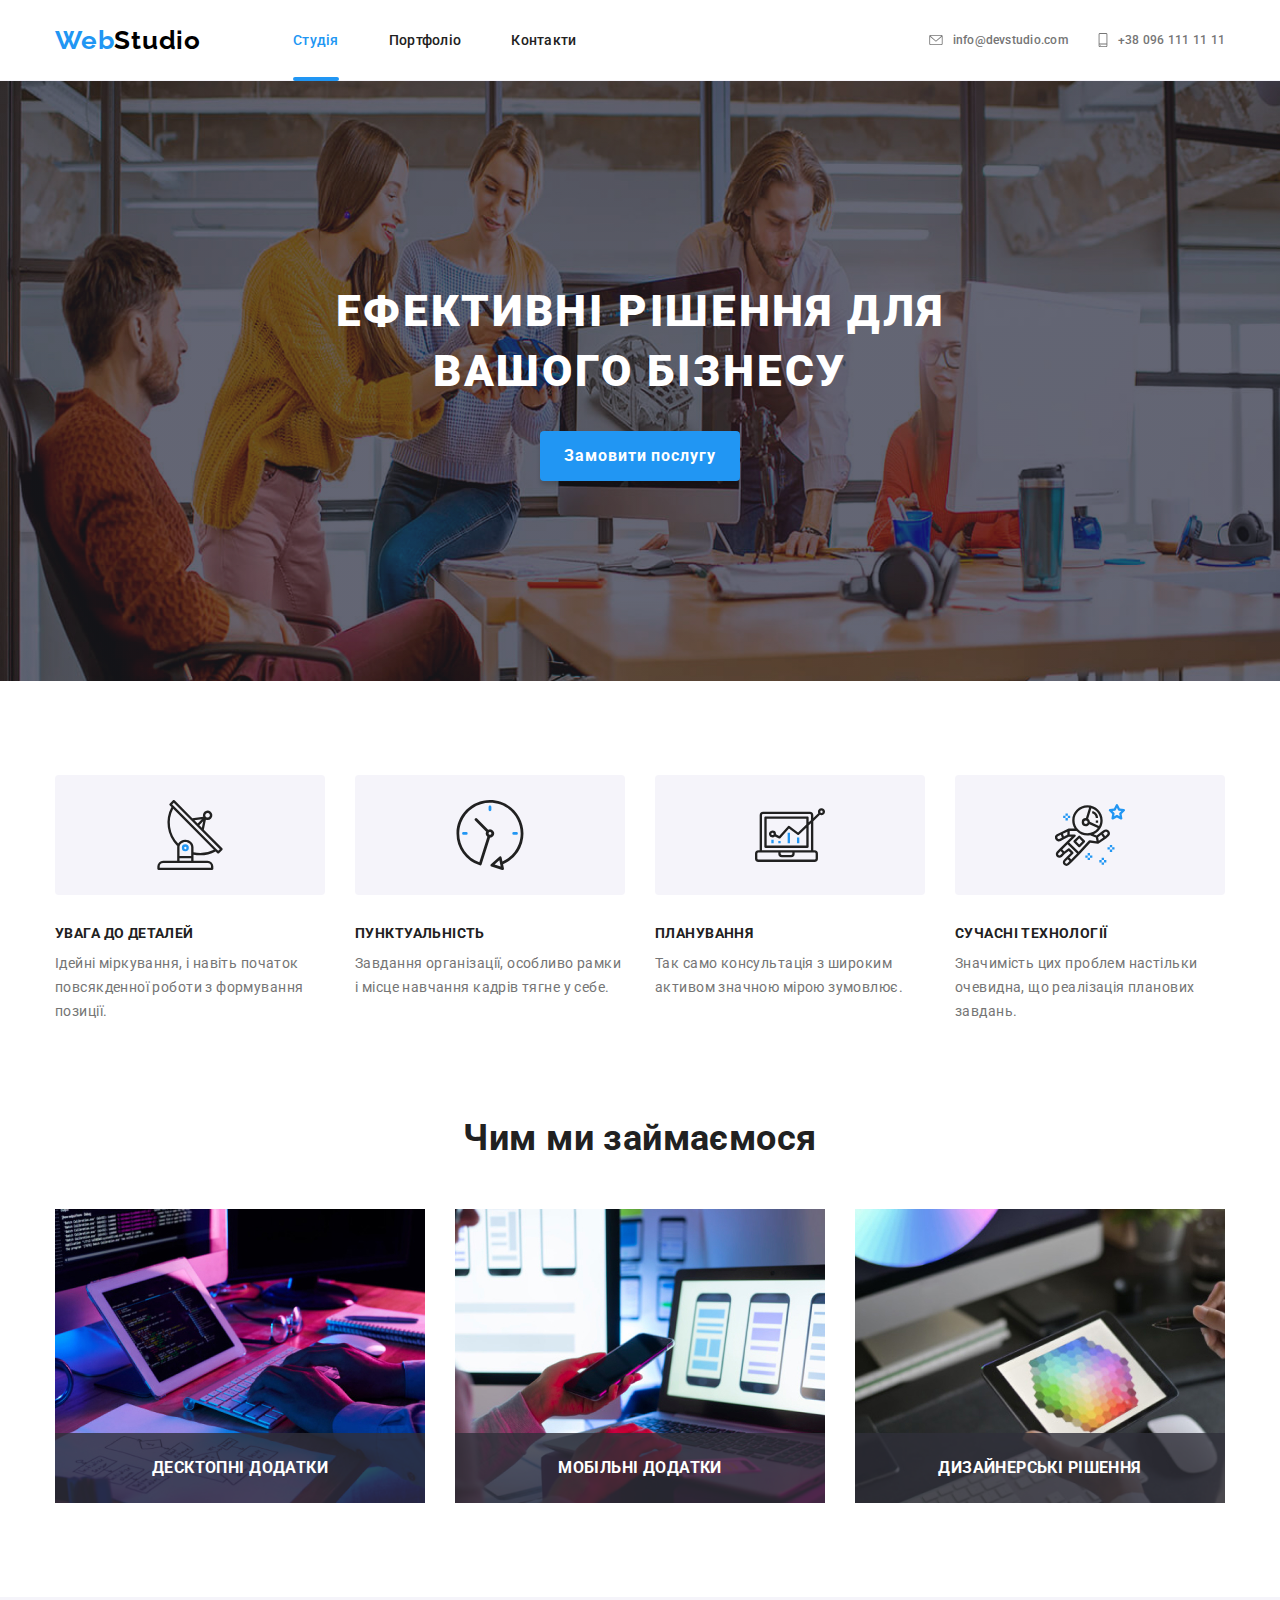
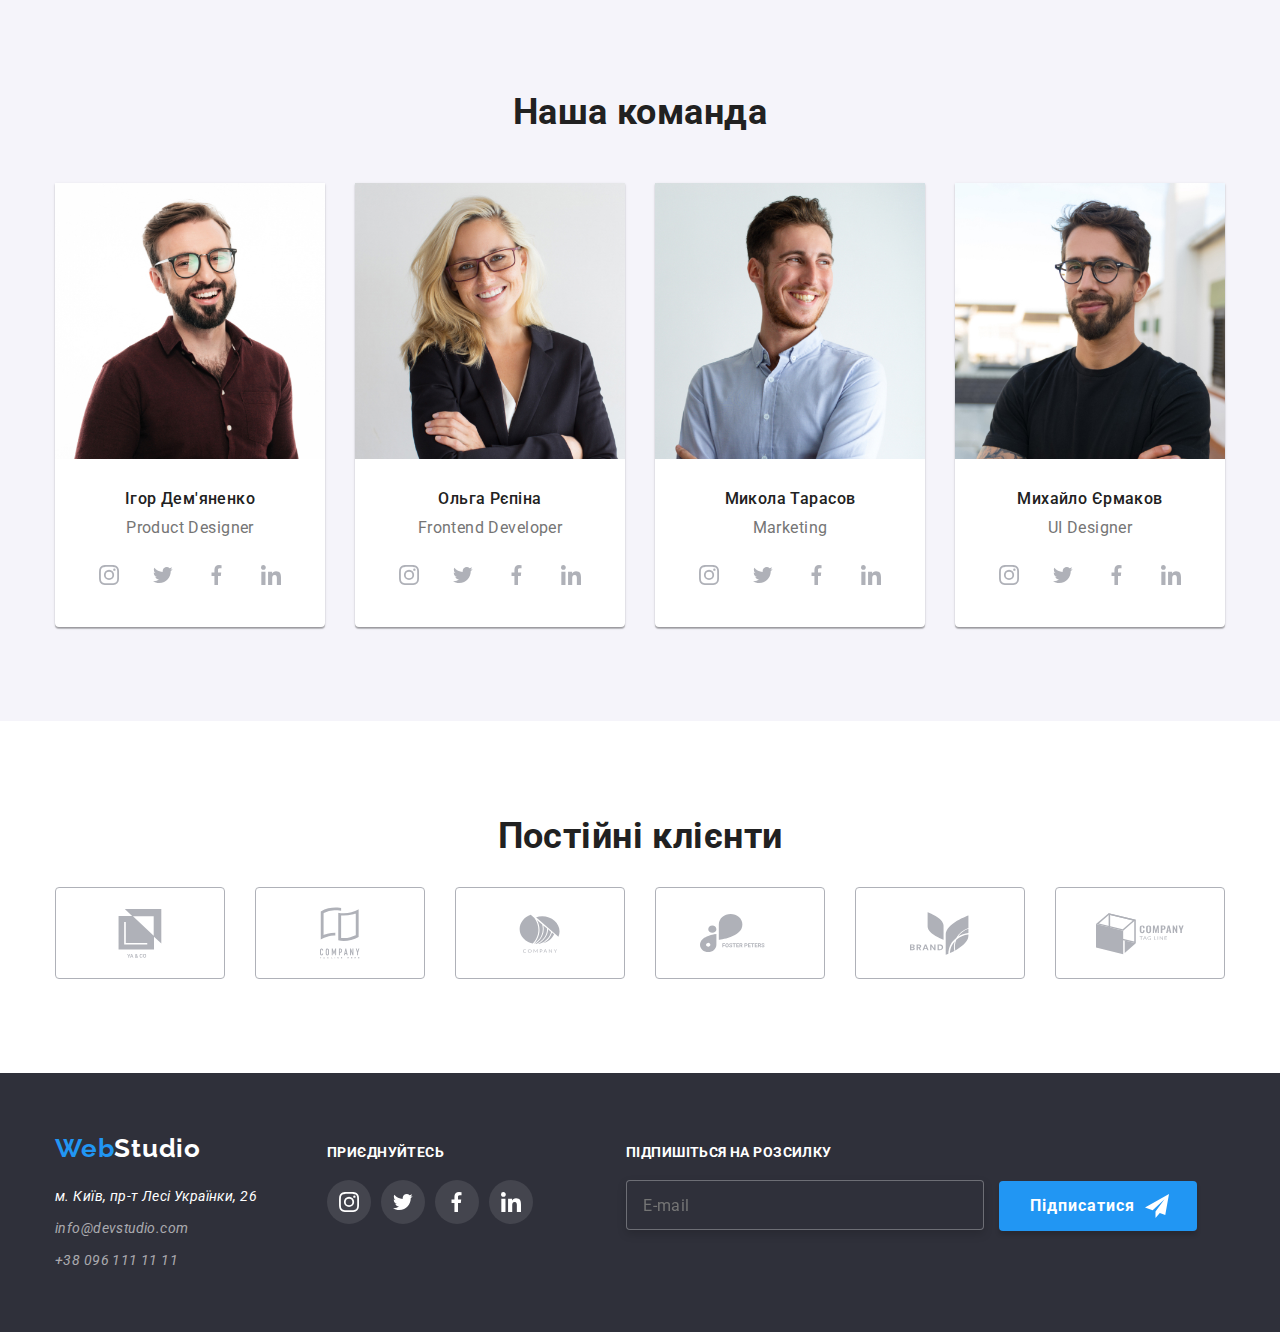
<file: index.html>
<!DOCTYPE html>
<html lang="uk">
  <head>
    <meta charset="UTF-8" />
    <meta http-equiv="X-UA-Compatible" content="IE=edge" />
    <meta name="viewport" content="width=device-width, initial-scale=1.0" />
    <link rel="preconnect" href="https://fonts.googleapis.com" />
    <link rel="preconnect" href="https://fonts.gstatic.com" crossorigin />
    <link
      href="https://fonts.googleapis.com/css2?family=Raleway:wght@700&family=Roboto:wght@400;500;700;900&display=swap"
      rel="stylesheet"
    />
    <link rel="stylesheet" href="./css/main.min.css" />
    <title>Фото студия</title>
  </head>
  <body>
    <header class="header">
      <div class="page-header section">
        <nav class="nav">
          <a class="logo link logo--margin-right" href="./index.html"
            >Web<span class="page-header__logo">Studio</span></a
          >
          <div
            class="menu-container menu-container--padding menu-container--flex"
            id="menu-container"
            data-menu
          >
            <ul
              class="navigation__list navigation__list--margin-bottom navigation__list--margin-right"
            >
              <li class="navigation__item navigation__item--margin-bottom">
                <a
                  class="navigation__link navigation__link--height this-page"
                  href="./index.html"
                  >Студія</a
                >
              </li>
              <li class="navigation__item navigation__item--margin-bottom">
                <a
                  class="navigation__link navigation__link--height"
                  href="./portfolio.html"
                  >Портфоліо</a
                >
              </li>
              <li class="navigation__item navigation__item--margin-bottom">
                <a class="navigation__link navigation__link--height" href=""
                  >Контакти</a
                >
              </li>
            </ul>
            <ul
              class="contacts__list contacts__list--margin-left contacts__list--margin-bottom-last"
            >
              <li
                class="contacts__item contacts__item--margin-bottom contacts__item--margin-right"
              >
                <a
                  class="contacts__link contacts__link--size-tel contacts__link--flex"
                  href="tel:+380961111111"
                >
                  <svg
                    width="10"
                    height="14"
                    class="contacts__icon contacts__icon--margin-right"
                  >
                    <use
                      href="./images/icons/sprite-icons.svg#smartphone"
                    ></use>
                  </svg>
                  +38 096 111 11 11</a
                >
              </li>
              <li
                class="contacts__item contacts__item--margin-bottom contacts__item--margin-right"
              >
                <a
                  class="contacts__link contacts__link--size-envelop contacts__link--flex"
                  href="mailto:info@devstudio.com"
                >
                  <svg
                    width="14"
                    height="10"
                    class="contacts__icon contacts__icon--margin-right"
                  >
                    <use href="./images/icons/sprite-icons.svg#envelope"></use>
                  </svg>
                  info@devstudio.com</a
                >
              </li>
            </ul>
            <ul class="page-header__social-links">
              <li class="page-header__social-links-item--margin-rigth">
                <a class="page-header__social-link" href="">Instagram</a>
              </li>
              <li class="page-header__social-links-item--margin-rigth">
                <a class="page-header__social-link" href="">Twitter</a>
              </li>
              <li class="page-header__social-links-item--margin-rigth">
                <a class="page-header__social-link" href="">Facebook</a>
              </li>
              <li class="page-header__social-links-item--margin-rigth">
                <a class="page-header__social-link" href="">LinkedIn</a>
              </li>
            </ul>
          </div>
          <button
            type="button"
            class="btn-menu btn-menu--margin"
            aria-controls="menu-container"
            aria-label="переключатель мобильного меню"
            aria-expanded="false"
            data-menu-button
          >
            <svg class="btn-menu__svg" width="40" height="40">
              <use
                class="icon-menu"
                href="./images/icons/sprite-icons.svg#menu"
              ></use>
              <use
                class="icon-cross"
                href="./images/icons/sprite-icons.svg#close"
              ></use>
            </svg>
          </button>
        </nav>
      </div>
    </header>
    <main>
      <!--Герой-->
      <section class="section-hero section-hero__bg">
        <div
          class="section-hero__wraper section-hero__wraper--padding section-hero__wraper--margin-bottom"
        >
          <h1 class="hero-section__title hero-section__title--margin">
            Ефективні рішення для вашого бізнесу
          </h1>
          <button class="btn btn__hero--padding" type="button" data-modal-open>
            Замовити послугу
          </button>
        </div>
      </section>
      <!--Наші особлиості-->
      <section class="section section--padding-top section--padding-bottom">
        <h2 class="section-special__title">Наші особливості</h2>
        <ul class="special special--flex special--gap">
          <li class="special__item special__item--margin-bottom">
            <div
              class="special__bg--cl special__bg--img special__bg--img-antenna special__bg--margin-bottom"
            ></div>
            <h3 class="special__title special__title--margin-bottom">
              УВАГА ДО ДЕТАЛЕЙ
            </h3>
            <p class="special__txt">
              Ідейні міркування, і навіть початок повсякденної роботи з
              формування позиції.
            </p>
          </li>
          <li class="special__item special__item--margin-bottom">
            <div
              class="special__bg--cl special__bg--img special__bg--img-clock special__bg--margin-bottom"
            ></div>
            <h3 class="special__title special__title--margin-bottom">
              ПУНКТУАЛЬНІСТЬ
            </h3>
            <p class="special__txt">
              Завдання організації, особливо рамки і місце навчання кадрів тягне
              у себе.
            </p>
          </li>
          <li class="special__item special__item--margin-bottom">
            <div
              class="special__bg--cl special__bg--img special__bg--img-diagram special__bg--margin-bottom"
            ></div>
            <h3 class="special__title special__title--margin-bottom">
              ПЛАНУВАННЯ
            </h3>
            <p class="special__txt">
              Так само консультація з широким активом значною мірою зумовлює.
            </p>
          </li>
          <li class="special__item special__item--margin-bottom">
            <div
              class="special__bg--cl special__bg--img special__bg--img-astronaut special__bg--margin-bottom"
            ></div>
            <h3 class="special__title special__title--margin-bottom">
              СУЧАСНІ ТЕХНОЛОГІЇ
            </h3>
            <p class="special__txt">
              Значимість цих проблем настільки очевидна, що реалізація планових
              завдань.
            </p>
          </li>
        </ul>
      </section>
      <!--Чим ми займаємось-->
      <section class="section section--padding-bottom wwd">
        <h2 class="wwd__title wwd__title--margin-bottom">Чим ми займаємося</h2>
        <ul class="wd__list">
          <li class="wd__item--position">
            <img
              class="wd__img"
              src="./images/what-we-do/img-370@1x.jpg"
              alt="людина працює на ноутбуці"
              srcset="
                ./images/what-we-do/img-370@1x.jpg 1x,
                ./images/what-we-do/img-370@2x.jpg 2x,
                ./images/what-we-do/img-370@3x.jpg 3x
              "
            />
            <h3 class="wd__title wd__title--position wd__title--box">
              Десктопні додатки
            </h3>
          </li>
          <li class="wd__item--position">
            <img
              class="wd__img"
              src="./images/what-we-do/img-1-370@1x.jpg"
              alt="жінка працює за телеофном"
              srcset="
                ./images/what-we-do/img-1-370@1x.jpg 1x,
                ./images/what-we-do/img-1-370@2x.jpg 2x,
                ./images/what-we-do/img-1-370@3x.jpg 3x
              "
            />
            <h3 class="wd__title wd__title--position wd__title--box">
              Мобільні додатки
            </h3>
          </li>
          <li class="wd__item--position">
            <img
              class="wd__img"
              src="./images/what-we-do/img-2-370@1x.jpg"
              alt="людина працює на планшеті"
              srcset="
                ./images/what-we-do/img-2-370@1x.jpg 1x,
                ./images/what-we-do/img-2-370@2x.jpg 2x,
                ./images/what-we-do/img-2-370@3x.jpg 3x
              "
            />
            <h3 class="wd__title wd__title--position wd__title--box">
              Дизайнерські рішення
            </h3>
          </li>
        </ul>
      </section>
      <!--Наша команда-->
      <div class="our-team our-team--bg-cl">
        <section
          class="section section--padding-top section--padding-bottom section--bg-cl"
        >
          <h2 class="team__title team__title--margin-bottom">Наша команда</h2>
          <ul class="cards cards--box cards--gap">
            <li
              class="cards__item cards__item--margin cards__item--margin-bottom cards__item--padding-bottom"
            >
              <ul class="card-1">
                <li class="card__item-img card__item-img--margin-bottom">
                  <img
                    class="card-item__img"
                    src="./images/our-team/img-1-450-x1.jpg"
                    srcset="
                      ./images/our-team/img-1-450-x1.jpg 1x,
                      ./images/our-team/img-1-450-x2.jpg 2x,
                      ./images/our-team/img-1-450-x3.jpg 3x
                    "
                    alt="працівник"
                  />
                </li>
                <li class="card__item-name--margin-bottom">
                  <h3 class="card-item__name">Ігор Дем'яненко</h3>
                </li>
                <li class="card__item-job--margin-bottom">
                  <p class="card-item__job">Product Designer</p>
                </li>
                <li>
                  <ul class="social-links social-links--gap">
                    <li class="social-links__item">
                      <a
                        href=""
                        class="social-link social-link--position-relative"
                        ><svg
                          class="social-link__icon social-link__icon--fill social-link__icon--position-absolute"
                          width="20px"
                          height="20px"
                        >
                          <use
                            href="./images/icons/sprite-icons.svg#instagram"
                          ></use></svg
                      ></a>
                    </li>
                    <li class="social-links__item">
                      <a
                        href=""
                        class="social-link social-link--position-relative"
                        ><svg
                          class="social-link__icon social-link__icon--fill social-link__icon--position-absolute"
                          width="20px"
                          height="20px"
                        >
                          <use
                            href="./images/icons/sprite-icons.svg#twitter"
                          ></use></svg
                      ></a>
                    </li>
                    <li class="social-links__item">
                      <a
                        href=""
                        class="social-link social-link--position-relative"
                        ><svg
                          class="social-link__icon social-link__icon--fill social-link__icon--position-absolute"
                          width="20px"
                          height="20px"
                        >
                          <use
                            href="./images/icons/sprite-icons.svg#facebook"
                          ></use></svg
                      ></a>
                    </li>
                    <li class="social-links__item">
                      <a
                        href=""
                        class="social-link social-link--position-relative"
                        ><svg
                          class="social-link__icon social-link__icon--fill social-link__icon--position-absolute"
                          width="20px"
                          height="20px"
                        >
                          <use
                            href="./images/icons/sprite-icons.svg#linkedin"
                          ></use></svg
                      ></a>
                    </li>
                  </ul>
                </li>
              </ul>
            </li>
            <li
              class="cards__item cards__item--margin cards__item--margin-bottom cards__item--padding-bottom"
            >
              <ul class="card-1">
                <li class="card__item-img card__item-img--margin-bottom">
                  <img
                    srcset="
                      ./images/our-team/img-2-450-x1.jpg 1x,
                      ./images/our-team/img-2-450-x2.jpg 2x,
                      ./images/our-team/img-2-450-x3.jpg 3x
                    "
                    class="card-item__img"
                    src="./images/our-team/img-2-450-x1.jpg"
                    alt="працівник"
                  />
                </li>
                <li class="card__item-name--margin-bottom">
                  <h3 class="card-item__name">Ольга Рєпіна</h3>
                </li>
                <li class="card__item-job--margin-bottom">
                  <p class="card-item__job">Frontend Developer</p>
                </li>
                <li>
                  <ul class="social-links social-links--gap">
                    <li class="social-links__item">
                      <a
                        href=""
                        class="social-link social-link--position-relative"
                        ><svg
                          class="social-link__icon social-link__icon--fill social-link__icon--position-absolute"
                          width="20px"
                          height="20px"
                        >
                          <use
                            href="./images/icons/sprite-icons.svg#instagram"
                          ></use></svg
                      ></a>
                    </li>
                    <li class="social-links__item">
                      <a
                        href=""
                        class="social-link social-link--position-relative"
                        ><svg
                          class="social-link__icon social-link__icon--fill social-link__icon--position-absolute"
                          width="20px"
                          height="20px"
                        >
                          <use
                            href="./images/icons/sprite-icons.svg#twitter"
                          ></use></svg
                      ></a>
                    </li>
                    <li class="social-links__item">
                      <a
                        href=""
                        class="social-link social-link--position-relative"
                        ><svg
                          class="social-link__icon social-link__icon--fill social-link__icon--position-absolute"
                          width="20px"
                          height="20px"
                        >
                          <use
                            href="./images/icons/sprite-icons.svg#facebook"
                          ></use></svg
                      ></a>
                    </li>
                    <li class="social-links__item">
                      <a
                        href=""
                        class="social-link social-link--position-relative"
                        ><svg
                          class="social-link__icon social-link__icon--fill social-link__icon--position-absolute"
                          width="20px"
                          height="20px"
                        >
                          <use
                            href="./images/icons/sprite-icons.svg#linkedin"
                          ></use></svg
                      ></a>
                    </li>
                  </ul>
                </li>
              </ul>
            </li>
            <li
              class="cards__item cards__item--margin cards__item--margin-bottom cards__item--padding-bottom"
            >
              <ul class="card-1">
                <li class="card__item-img card__item-img--margin-bottom">
                  <img
                    class="card-item__img"
                    src="./images/our-team/img-2-450-x1.jpg"
                    alt="працівник"
                    srcset="
                      ./images/our-team/img-3-450-x1.jpg 1x,
                      ./images/our-team/img-3-450-x2.jpg 2x,
                      ./images/our-team/img-3-450-x3.jpg 3x
                    "
                  />
                </li>
                <li class="card__item-name--margin-bottom">
                  <h3 class="card-item__name">Микола Тарасов</h3>
                </li>
                <li class="card__item-job--margin-bottom">
                  <p class="card-item__job">Marketing</p>
                </li>
                <li>
                  <ul class="social-links social-links--gap">
                    <li class="social-links__item">
                      <a
                        href=""
                        class="social-link social-link--position-relative"
                        ><svg
                          class="social-link__icon social-link__icon--fill social-link__icon--position-absolute"
                          width="20px"
                          height="20px"
                        >
                          <use
                            href="./images/icons/sprite-icons.svg#instagram"
                          ></use></svg
                      ></a>
                    </li>
                    <li class="social-links__item">
                      <a
                        href=""
                        class="social-link social-link--position-relative"
                        ><svg
                          class="social-link__icon social-link__icon--fill social-link__icon--position-absolute"
                          width="20px"
                          height="20px"
                        >
                          <use
                            href="./images/icons/sprite-icons.svg#twitter"
                          ></use></svg
                      ></a>
                    </li>
                    <li class="social-links__item">
                      <a
                        href=""
                        class="social-link social-link--position-relative"
                        ><svg
                          class="social-link__icon social-link__icon--fill social-link__icon--position-absolute"
                          width="20px"
                          height="20px"
                        >
                          <use
                            href="./images/icons/sprite-icons.svg#facebook"
                          ></use></svg
                      ></a>
                    </li>
                    <li class="social-links__item">
                      <a
                        href=""
                        class="social-link social-link--position-relative"
                        ><svg
                          class="social-link__icon social-link__icon--fill social-link__icon--position-absolute"
                          width="20px"
                          height="20px"
                        >
                          <use
                            href="./images/icons/sprite-icons.svg#linkedin"
                          ></use></svg
                      ></a>
                    </li>
                  </ul>
                </li>
              </ul>
            </li>
            <li
              class="cards__item cards__item--margin cards__item--margin-bottom cards__item--padding-bottom"
            >
              <ul class="card-1">
                <li class="card__item-img card__item-img--margin-bottom">
                  <img
                    class="card-item__img"
                    src="./images/our-team/img-4-450-x1.jpg"
                    alt="працівник"
                    srcset="
                      ./images/our-team/img-4-450-x1.jpg,
                      ./images/our-team/img-4-450-x2.jpg,
                      ./images/our-team/img-4-450-x3.jpg
                    "
                  />
                </li>
                <li class="card__item-name--margin-bottom">
                  <h3 class="card-item__name">Михайло Єрмаков</h3>
                </li>
                <li class="card__item-job--margin-bottom">
                  <p class="card-item__job">UI Designer</p>
                </li>
                <li>
                  <ul class="social-links social-links--gap">
                    <li class="social-links__item">
                      <a
                        href=""
                        class="social-link social-link--position-relative"
                        ><svg
                          class="social-link__icon social-link__icon--fill social-link__icon--position-absolute"
                          width="20px"
                          height="20px"
                        >
                          <use
                            href="./images/icons/sprite-icons.svg#instagram"
                          ></use></svg
                      ></a>
                    </li>
                    <li class="social-links__item">
                      <a
                        href=""
                        class="social-link social-link--position-relative"
                        ><svg
                          class="social-link__icon social-link__icon--fill social-link__icon--position-absolute"
                          width="20px"
                          height="20px"
                        >
                          <use
                            href="./images/icons/sprite-icons.svg#twitter"
                          ></use></svg
                      ></a>
                    </li>
                    <li class="social-links__item">
                      <a
                        href=""
                        class="social-link social-link--position-relative"
                        ><svg
                          class="social-link__icon social-link__icon--fill social-link__icon--position-absolute"
                          width="20px"
                          height="20px"
                        >
                          <use
                            href="./images/icons/sprite-icons.svg#facebook"
                          ></use></svg
                      ></a>
                    </li>
                    <li class="social-links__item">
                      <a
                        href=""
                        class="social-link social-link--position-relative"
                        ><svg
                          class="social-link__icon social-link__icon--fill social-link__icon--position-absolute"
                          width="20px"
                          height="20px"
                        >
                          <use
                            href="./images/icons/sprite-icons.svg#linkedin"
                          ></use></svg
                      ></a>
                    </li>
                  </ul>
                </li>
              </ul>
            </li>
          </ul>
        </section>
      </div>
      <!-- Постійні клієнти -->
      <section class="section section--padding-top section--padding-bottom">
        <h2 class="clients__title clients__title--margin-bottom">
          Постійні клієнти
        </h2>
        <ul class="clients__list clients__list--gap">
          <li class="client__item">
            <a class="client__link" href="">
              <svg class="client__icon" width="44" height="49">
                <use href="./images/icons/sprite-icons.svg#company-1"></use>
              </svg>
            </a>
          </li>
          <li class="client__item">
            <a class="client__link" href="">
              <svg class="client__icon" width="40" height="52">
                <use href="./images/icons/sprite-icons.svg#company-2"></use>
              </svg>
            </a>
          </li>
          <li class="client__item">
            <a class="client__link" href="">
              <svg class="client__icon" width="41" height="43">
                <use href="./images/icons/sprite-icons.svg#company-3"></use>
              </svg>
            </a>
          </li>
          <li class="client__item">
            <a class="client__link" href="">
              <svg class="client__icon" width="80" height="42">
                <use href="./images/icons/sprite-icons.svg#company-4"></use>
              </svg>
            </a>
          </li>
          <li class="client__item">
            <a class="client__link" href="">
              <svg class="client__icon" width="59" height="47">
                <use href="./images/icons/sprite-icons.svg#company-5"></use>
              </svg>
            </a>
          </li>
          <li class="client__item">
            <a class="client__link" href="">
              <svg class="client__icon" width="88" height="45">
                <use href="./images/icons/sprite-icons.svg#company-6"></use>
              </svg>
            </a>
          </li>
        </ul>
      </section>
    </main>
    <footer class="page-footer page-footer--bg-cl">
      <div
        class="section page-footer__section page-footer__section--flex page-footer__section--padding"
      >
        <div class="footer__section footer__section--margin-bottom">
          <div
            class="wraper__footer-address wraper__footer-address--margin-right"
          >
            <a
              class="logo link page-footer__logo--margin-bottom page-footer__logo--block"
              href="./rebuild-homework.html"
              >Web<span class="page-footer__logo">Studio</span></a
            >
            <div
              class="page-footer__box--margin-right page-footer__box--margin-bottom"
            >
              <address class="address">
                <p class="address__txt address__txt--margin-bottom">
                  м. Київ, пр-т Лесі Українки, 26
                </p>
                <ul class="address__list">
                  <li class="address__item address__item--margin-bottom">
                    <a class="address__link" href="mailto:info@devstudio.com"
                      >info@devstudio.com</a
                    >
                  </li>
                  <li class="address__item">
                    <a class="address__link" href="tel:+380961111111"
                      >+38 096 111 11 11</a
                    >
                  </li>
                </ul>
              </address>
            </div>
          </div>
          <div
            class="join join--margin-left join--margin-bottom join--padding-top join--margin-right"
          >
            <p class="join__txt join__txt--margin-bottom">приєднуйтесь</p>
            <ul class="social-links social-links--gap">
              <li class="social-links__item">
                <a
                  href=""
                  class="social-link social-link__page-footer--bg-cl social-link--position-relative"
                  ><svg
                    class="social-link__icon social-link__page-footer--fill social-link__icon--position-absolute"
                    width="20px"
                    height="20px"
                  >
                    <use
                      href="./images/icons/sprite-icons.svg#instagram"
                    ></use></svg
                ></a>
              </li>
              <li class="social-links__item">
                <a
                  href=""
                  class="social-link social-link__page-footer--bg-cl social-link--position-relative"
                  ><svg
                    class="social-link__icon social-link__page-footer--fill social-link__icon--position-absolute"
                    width="20px"
                    height="20px"
                  >
                    <use
                      href="./images/icons/sprite-icons.svg#twitter"
                    ></use></svg
                ></a>
              </li>
              <li class="social-links__item">
                <a
                  href=""
                  class="social-link social-link__page-footer--bg-cl social-link--position-relative"
                  ><svg
                    class="social-link__icon social-link__page-footer--fill social-link__icon--position-absolute"
                    width="20px"
                    height="20px"
                  >
                    <use
                      href="./images/icons/sprite-icons.svg#facebook"
                    ></use></svg
                ></a>
              </li>
              <li class="social-links__item">
                <a
                  href=""
                  class="social-link social-link__page-footer--bg-cl social-link--position-relative"
                  ><svg
                    class="social-link__icon social-link__page-footer--fill social-link__icon--position-absolute"
                    width="20px"
                    height="20px"
                  >
                    <use
                      href="./images/icons/sprite-icons.svg#linkedin"
                    ></use></svg
                ></a>
              </li>
            </ul>
          </div>
        </div>
        <div class="subscribe">
          <p class="subscribe__txt subscribe__txt--margin-bottom">
            Підпишіться на розсилку
          </p>
          <input
            class="subscribe__input-email subscribe__input-email--margin-bottom subscribe__input-email--margin-right"
            type="email"
            placeholder="E-mail"
          />
          <button
            class="btn button btn__subscribe--padding btn__subscribe--flex"
            type="submit"
          >
            Підписатися<span
              class="btn__icon-send btn__icon-send--margin-left"
            ></span>
          </button>
        </div>
      </div>
    </footer>
    <!-- Modal window -->
    <div class="backdrop backdrop--padding is-hidden" data-modal>
      <div class="modal modal--position modal--padding">
        <button
          class="modal__btn-close modal__btn-close--position-ab modal__btn-close--center modal__btn-close--margin"
          type="button"
          data-modal-close
        >
          <svg width="18px" height="18px">
            <use href="./images/icons/sprite-icons.svg#close-18dp"></use>
          </svg>
        </button>
        <h2 class="modal__title modal__title--margin-bottom">
          Залиште свої дані, ми вам передзвонимо
        </h2>

        <label for="name" class="modal__label modal__label--margin-bottom"
          >Ім'я
        </label>
        <div class="modal__wrap modal__wrap--margin-bottom">
          <svg class="modal__icon modal__icon--position" width="12" height="12">
            <use href="./images/icons/sprite-icons.svg#name-modal"></use>
          </svg>
          <input
            class="modal__input modal__input--padding-left"
            type="text"
            placeholder=" "
            id="name"
          />
        </div>

        <label for="phone" class="modal__label modal__label--margin-bottom"
          >Телефон</label
        >
        <div class="modal__wrap modal__wrap--margin-bottom">
          <svg class="modal__icon modal__icon--position" width="13" height="13">
            <use href="./images/icons/sprite-icons.svg#phone-modal"></use>
          </svg>
          <input
            class="modal__input modal__input--padding-left"
            type="text"
            id="phone"
          />
        </div>

        <label for="mail" class="modal__label modal__label--margin-bottom"
          >Пошта</label
        >
        <div class="modal__wrap modal__wrap--margin-bottom">
          <svg class="modal__icon modal__icon--position" width="15" height="12">
            <use href="./images/icons/sprite-icons.svg#mail-modal"></use>
          </svg>
          <input
            class="modal__input modal__input--padding-left"
            type="text"
            id="mail"
          />
        </div>

        <label for="comment" class="modal__label modal__label--margin-bottom"
          >Коментар
        </label>
        <textarea
          class="modal__textarea modal__textarea--margin-bottom modal__textarea--padding"
          name="comment"
          id="comment"
          rows="6"
          placeholder="Введіть текст"
        ></textarea>

        <label
          class="modal__label-checkbox modal__label-checkbox--margin-bottom modal__label-checkbox--gap"
        >
          <input class="checkbox" type="checkbox" />
          <span class="modal__check-box"></span>
          Погоджуюся з розсилкою та приймаю <a href=""> Умови договору</a>
        </label>

        <button class="btn button btn__modal--padding btn__modal--center">
          Відправити
        </button>
      </div>
    </div>
    <script src="./js/modal.js"></script>
    <script src="./js/menu.js"></script>
  </body>
</html>
</file>
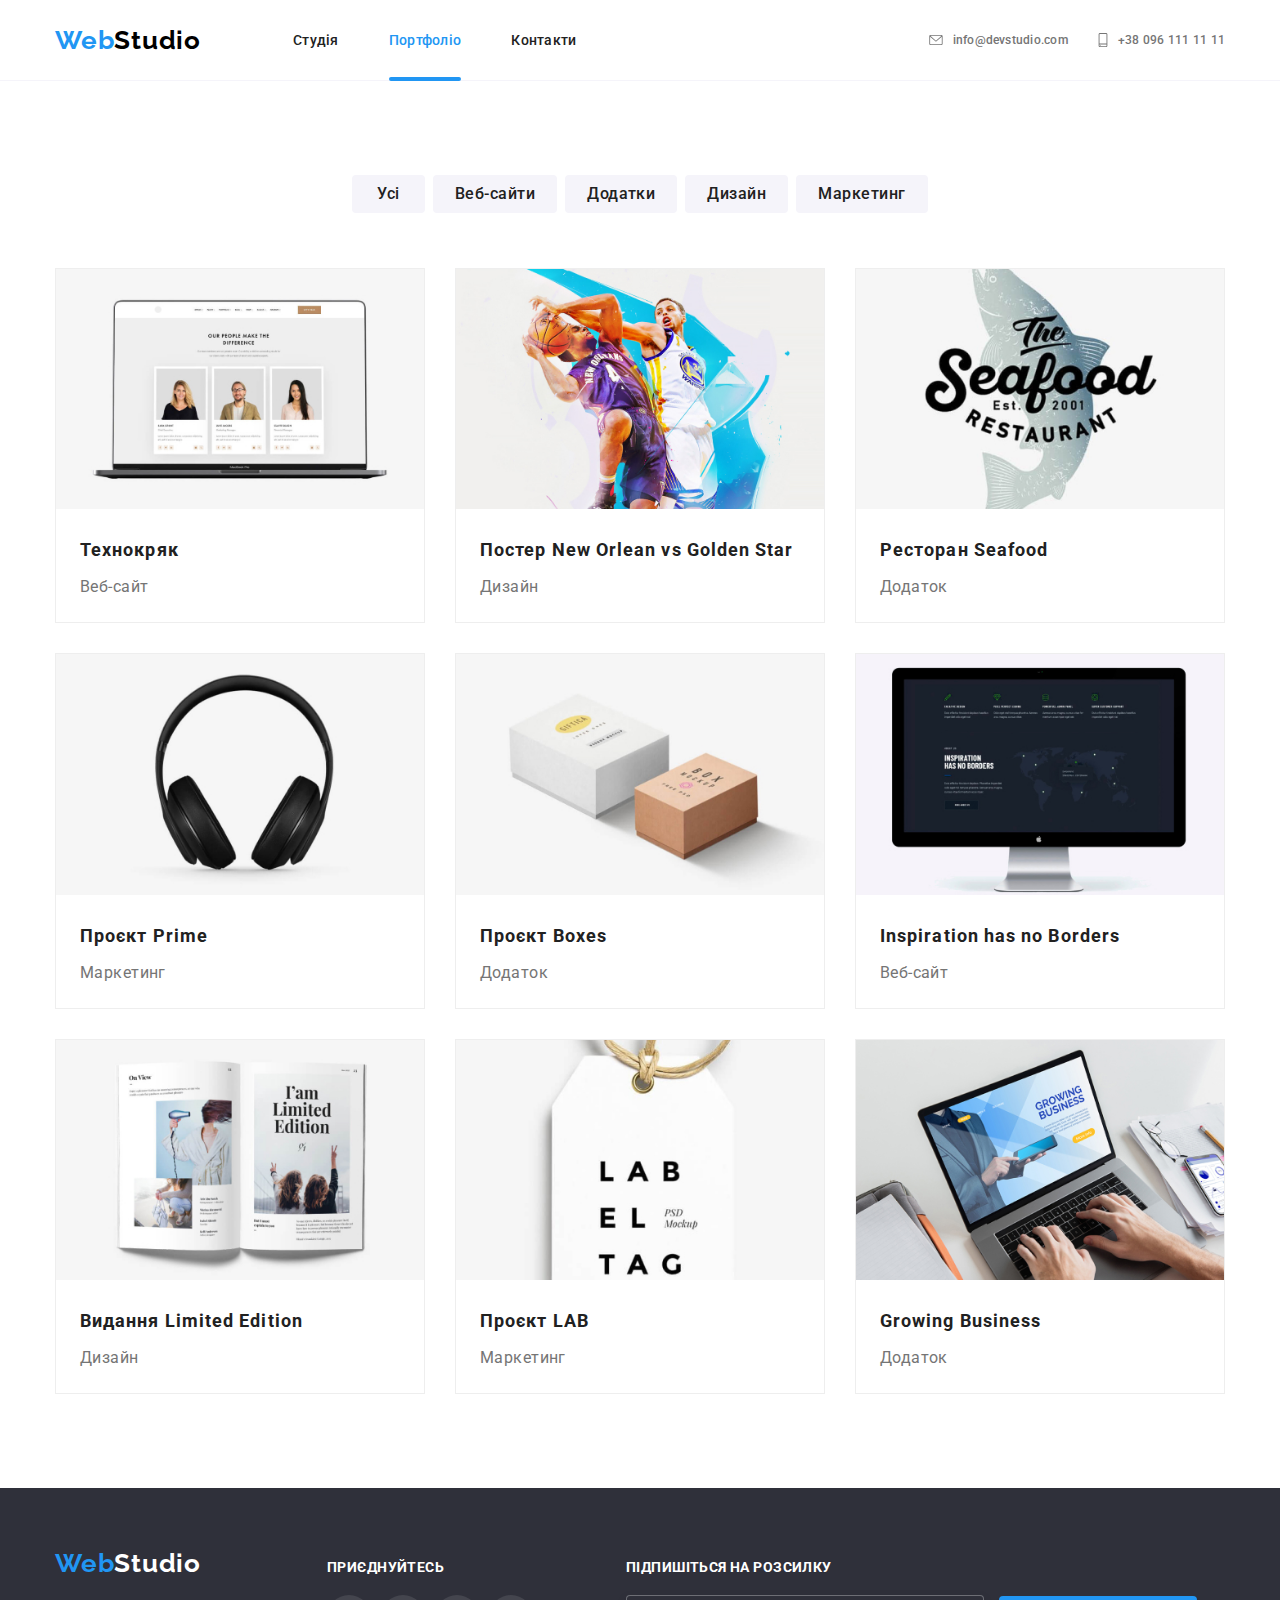
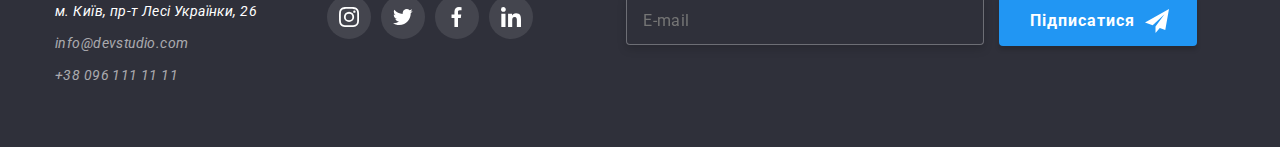
<file: portfolio.html>
<!DOCTYPE html>
<html lang="uk">
  <head>
    <meta charset="UTF-8" />
    <meta http-equiv="X-UA-Compatible" content="IE=edge" />
    <meta name="viewport" content="width=device-width, initial-scale=1.0" />
    <link rel="preconnect" href="https://fonts.googleapis.com" />
    <link rel="preconnect" href="https://fonts.gstatic.com" crossorigin />
    <link
      href="https://fonts.googleapis.com/css2?family=Raleway:wght@700&family=Roboto:wght@400;500;700;900&display=swap"
      rel="stylesheet"
    />
    <link rel="stylesheet" href="./css/main.min.css" />
    <title>Portfolio</title>
  </head>
  <body>
    <header class="header">
      <div class="page-header section">
        <nav class="nav">
          <a class="logo link logo--margin-right" href="./index.html"
            >Web<span class="page-header__logo">Studio</span></a
          >
          <div
            class="menu-container menu-container--padding menu-container--flex"
            id="menu-container"
            data-menu
          >
            <ul
              class="navigation__list navigation__list--margin-bottom navigation__list--margin-right"
            >
              <li class="navigation__item navigation__item--margin-bottom">
                <a
                  class="navigation__link navigation__link--height"
                  href="./index.html"
                  >Студія</a
                >
              </li>
              <li class="navigation__item navigation__item--margin-bottom">
                <a
                  class="navigation__link navigation__link--height this-page"
                  href="./portfolio.html"
                  >Портфоліо</a
                >
              </li>
              <li class="navigation__item navigation__item--margin-bottom">
                <a class="navigation__link navigation__link--height" href=""
                  >Контакти</a
                >
              </li>
            </ul>
            <ul
              class="contacts__list contacts__list--margin-left contacts__list--margin-bottom-last"
            >
              <li
                class="contacts__item contacts__item--margin-bottom contacts__item--margin-right"
              >
                <a
                  class="contacts__link contacts__link--size-tel contacts__link--flex"
                  href="tel:+380961111111"
                >
                  <svg
                    width="10"
                    height="14"
                    class="contacts__icon contacts__icon--margin-right"
                  >
                    <use
                      href="./images/icons/sprite-icons.svg#smartphone"
                    ></use>
                  </svg>
                  +38 096 111 11 11</a
                >
              </li>
              <li
                class="contacts__item contacts__item--margin-bottom contacts__item--margin-right"
              >
                <a
                  class="contacts__link contacts__link--size-envelop contacts__link--flex"
                  href="mailto:info@devstudio.com"
                >
                  <svg
                    width="14"
                    height="10"
                    class="contacts__icon contacts__icon--margin-right"
                  >
                    <use href="./images/icons/sprite-icons.svg#envelope"></use>
                  </svg>
                  info@devstudio.com</a
                >
              </li>
            </ul>
            <ul class="page-header__social-links">
              <li class="page-header__social-links-item--margin-rigth">
                <a class="page-header__social-link" href="">Instagram</a>
              </li>
              <li class="page-header__social-links-item--margin-rigth">
                <a class="page-header__social-link" href="">Twitter</a>
              </li>
              <li class="page-header__social-links-item--margin-rigth">
                <a class="page-header__social-link" href="">Facebook</a>
              </li>
              <li class="page-header__social-links-item--margin-rigth">
                <a class="page-header__social-link" href="">LinkedIn</a>
              </li>
            </ul>
          </div>
          <button
            type="button"
            class="btn-menu btn-menu--margin"
            aria-controls="menu-container"
            aria-label="переключатель мобильного меню"
            aria-expanded="false"
            data-menu-button
          >
            <svg class="btn-menu__svg" width="40" height="40">
              <use
                class="icon-menu"
                href="./images/icons/sprite-icons.svg#menu"
              ></use>
              <use
                class="icon-cross"
                href="./images/icons/sprite-icons.svg#close"
              ></use>
            </svg>
          </button>
        </nav>
      </div>
    </header>
    <main>
      <section class="section section--padding-bottom section--padding-top">
        <h1 class="portfolio__title--hidden">Портфоліо</h1>
        <ul class="filter__list filter__list--margin-bottom">
          <li
            class="filter__item--margin-right filter__item--margin-bottom filter__item--margin-center"
          >
            <button
              type=""
              class="btn__filter btn__filter--size btn__filter--size-first-btn"
            >
              Усі
            </button>
          </li>
          <li
            class="filter__item--margin-right filter__item--margin-bottom filter__item--margin-center"
          >
            <button type="" class="btn__filter btn__filter--size">
              Веб-сайти
            </button>
          </li>
          <li
            class="filter__item--margin-right filter__item--margin-bottom filter__item--margin-center"
          >
            <button type="" class="btn__filter btn__filter--size">
              Додатки
            </button>
          </li>
          <li
            class="filter__item--margin-right filter__item--margin-bottom filter__item--margin-center"
          >
            <button type="" class="btn__filter btn__filter--size">
              Дизайн
            </button>
          </li>
          <li class="filter__item--margin-right filter__item--margin-center">
            <button type="" class="btn__filter btn__filter--size">
              Маркетинг
            </button>
          </li>
        </ul>
        <ul class="project__list">
          <li class="card">
            <div
              class="card__top card__top--position-re card__top--padding card__top--margin-bottom"
            >
              <img
                class="card_img"
                src="./images/projects/img-450@1x.jpg"
                alt=""
                srcset="
                  ./images/projects/img-450@1x.jpg 1x,
                  ./images/projects/img-450@2x.jpg 2x,
                  ./images/projects/img-450@3x.jpg 3x
                "
              />
              <p
                class="card__overlay card__overlay--position-ab card__overlay--padding"
              >
                Ресурс пропонує комплексні пропозиції з різним рівнем
                функціоналу та сервісів. Все це дозволить відвідувачу отримати
                вичерпні відомості про компанію чи приватну особу.
              </p>
            </div>
            <div class="cad__bottom cad__bottom--margin">
              <h2 class="card__title card__title--margin-bottom">Технокряк</h2>
              <p class="card__job">Веб-сайт</p>
            </div>
          </li>
          <li class="card">
            <div
              class="card__top card__top--position-re card__top--padding card__top--margin-bottom"
            >
              <img
                class="card_img"
                src="./images/projects/img-1-450@1x.jpg"
                alt=""
                srcset="
                  ./images/projects/img-1-450@1x.jpg 1x,
                  ./images/projects/img-1-450@2x.jpg 2x,
                  ./images/projects/img-1-450@3x.jpg 3x
                "
              />
              <p
                class="card__overlay card__overlay--position-ab card__overlay--padding"
              >
                Ресурс пропонує комплексні пропозиції з різним рівнем
                функціоналу та сервісів. Все це дозволить відвідувачу отримати
                вичерпні відомості про компанію чи приватну особу.
              </p>
            </div>
            <div class="cad__bottom cad__bottom--margin">
              <h2 class="card__title card__title--margin-bottom">
                Постер New Orlean vs Golden Star
              </h2>
              <p class="card__job">Дизайн</p>
            </div>
          </li>
          <li class="card">
            <div
              class="card__top card__top--position-re card__top--padding card__top--margin-bottom"
            >
              <img
                class="card_img"
                src="./images/projects/img-2-450@1x.jpg"
                alt=""
                srcset="
                  ./images/projects/img-2-450@1x.jpg 1x,
                  ./images/projects/img-2-450@2x.jpg 2x,
                  ./images/projects/img-2-450@3x.jpg 3x
                "
              />
              <p
                class="card__overlay card__overlay--position-ab card__overlay--padding"
              >
                Ресурс пропонує комплексні пропозиції з різним рівнем
                функціоналу та сервісів. Все це дозволить відвідувачу отримати
                вичерпні відомості про компанію чи приватну особу.
              </p>
            </div>
            <div class="cad__bottom cad__bottom--margin">
              <h2 class="card__title card__title--margin-bottom">
                Ресторан Seafood
              </h2>
              <p class="card__job">Додаток</p>
            </div>
          </li>
          <li class="card">
            <div
              class="card__top card__top--position-re card__top--padding card__top--margin-bottom"
            >
              <img
                class="card_img"
                src="./images/projects/img-3-450@1x.jpg"
                alt=""
                srcset="
                  ./images/projects/img-3-450@1x.jpg 1x,
                  ./images/projects/img-3-450@2x.jpg 2x,
                  ./images/projects/img-3-450@3x.jpg 3x
                "
              />
              <p
                class="card__overlay card__overlay--position-ab card__overlay--padding"
              >
                Ресурс пропонує комплексні пропозиції з різним рівнем
                функціоналу та сервісів. Все це дозволить відвідувачу отримати
                вичерпні відомості про компанію чи приватну особу.
              </p>
            </div>
            <div class="cad__bottom cad__bottom--margin">
              <h2 class="card__title card__title--margin-bottom">
                Проєкт Prime
              </h2>
              <p class="card__job">Маркетинг</p>
            </div>
          </li>
          <li class="card">
            <div
              class="card__top card__top--position-re card__top--padding card__top--margin-bottom"
            >
              <img
                class="card_img"
                src="./images/projects/img-4-450@1x.jpg"
                alt=""
                srcset="
                  ./images/projects/img-4-450@1x.jpg 1x,
                  ./images/projects/img-4-450@2x.jpg 2x,
                  ./images/projects/img-4-450@3x.jpg 3x
                "
              />
              <p
                class="card__overlay card__overlay--position-ab card__overlay--padding"
              >
                Ресурс пропонує комплексні пропозиції з різним рівнем
                функціоналу та сервісів. Все це дозволить відвідувачу отримати
                вичерпні відомості про компанію чи приватну особу.
              </p>
            </div>
            <div class="cad__bottom cad__bottom--margin">
              <h2 class="card__title card__title--margin-bottom">
                Проєкт Boxes
              </h2>
              <p class="card__job">Додаток</p>
            </div>
          </li>
          <li class="card">
            <div
              class="card__top card__top--position-re card__top--padding card__top--margin-bottom"
            >
              <img
                class="card_img"
                src="./images/projects/img-5-450@1x.jpg"
                alt=""
                srcset="
                  ./images/projects/img-5-450@1x.jpg 1x,
                  ./images/projects/img-5-450@2x.jpg 2x,
                  ./images/projects/img-5-450@3x.jpg 3x
                "
              />
              <p
                class="card__overlay card__overlay--position-ab card__overlay--padding"
              >
                Ресурс пропонує комплексні пропозиції з різним рівнем
                функціоналу та сервісів. Все це дозволить відвідувачу отримати
                вичерпні відомості про компанію чи приватну особу.
              </p>
            </div>
            <div class="cad__bottom cad__bottom--margin">
              <h2 class="card__title card__title--margin-bottom">
                Inspiration has no Borders
              </h2>
              <p class="card__job">Веб-сайт</p>
            </div>
          </li>
          <li class="card">
            <div
              class="card__top card__top--position-re card__top--padding card__top--margin-bottom"
            >
              <img
                class="card_img"
                src="./images/projects/img-6-450@1x.jpg"
                alt=""
                srcset="
                  ./images/projects/img-6-450@1x.jpg 1x,
                  ./images/projects/img-6-450@2x.jpg 2x,
                  ./images/projects/img-6-450@3x.jpg 3x
                "
              />
              <p
                class="card__overlay card__overlay--position-ab card__overlay--padding"
              >
                Ресурс пропонує комплексні пропозиції з різним рівнем
                функціоналу та сервісів. Все це дозволить відвідувачу отримати
                вичерпні відомості про компанію чи приватну особу.
              </p>
            </div>
            <div class="cad__bottom cad__bottom--margin">
              <h2 class="card__title card__title--margin-bottom">
                Видання Limited Edition
              </h2>
              <p class="card__job">Дизайн</p>
            </div>
          </li>
          <li class="card">
            <div
              class="card__top card__top--position-re card__top--padding card__top--margin-bottom"
            >
              <img
                class="card_img"
                src="./images/projects/img-7-450@1x.jpg"
                alt=""
                srcset="
                  ./images/projects/img-7-450@1x.jpg 1x,
                  ./images/projects/img-7-450@2x.jpg 2x,
                  ./images/projects/img-7-450@3x.jpg 3x
                "
              />
              <p
                class="card__overlay card__overlay--position-ab card__overlay--padding"
              >
                Ресурс пропонує комплексні пропозиції з різним рівнем
                функціоналу та сервісів. Все це дозволить відвідувачу отримати
                вичерпні відомості про компанію чи приватну особу.
              </p>
            </div>
            <div class="cad__bottom cad__bottom--margin">
              <h2 class="card__title card__title--margin-bottom">Проєкт LAB</h2>
              <p class="card__job">Маркетинг</p>
            </div>
          </li>
          <li class="card">
            <div
              class="card__top card__top--position-re card__top--padding card__top--margin-bottom"
            >
              <img
                class="card_img"
                src="./images/projects/img-8-450@1x.jpg"
                alt=""
                srcset="
                  ./images/projects/img-8-450@1x.jpg 1x,
                  ./images/projects/img-8-450@2x.jpg 2x,
                  ./images/projects/img-8-450@3x.jpg 3x
                "
              />
              <p
                class="card__overlay card__overlay--position-ab card__overlay--padding"
              >
                Ресурс пропонує комплексні пропозиції з різним рівнем
                функціоналу та сервісів. Все це дозволить відвідувачу отримати
                вичерпні відомості про компанію чи приватну особу.
              </p>
            </div>
            <div class="cad__bottom cad__bottom--margin">
              <h2 class="card__title card__title--margin-bottom">
                Growing Business
              </h2>
              <p class="card__job">Додаток</p>
            </div>
          </li>
        </ul>
      </section>
    </main>
    <footer class="page-footer page-footer--bg-cl">
      <div
        class="section page-footer__section page-footer__section--flex page-footer__section--padding"
      >
        <div class="footer__section footer__section--margin-bottom">
          <div
            class="wraper__footer-address wraper__footer-address--margin-right"
          >
            <a
              class="logo link page-footer__logo--margin-bottom page-footer__logo--block"
              href="./rebuild-homework.html"
              >Web<span class="page-footer__logo">Studio</span></a
            >
            <div
              class="page-footer__box--margin-right page-footer__box--margin-bottom"
            >
              <address class="address">
                <p class="address__txt address__txt--margin-bottom">
                  м. Київ, пр-т Лесі Українки, 26
                </p>
                <ul class="address__list">
                  <li class="address__item address__item--margin-bottom">
                    <a class="address__link" href="mailto:info@devstudio.com"
                      >info@devstudio.com</a
                    >
                  </li>
                  <li class="address__item">
                    <a class="address__link" href="tel:+380961111111"
                      >+38 096 111 11 11</a
                    >
                  </li>
                </ul>
              </address>
            </div>
          </div>
          <div
            class="join join--margin-left join--margin-bottom join--padding-top join--margin-right"
          >
            <p class="join__txt join__txt--margin-bottom">приєднуйтесь</p>
            <ul class="social-links social-links--gap">
              <li class="social-links__item">
                <a
                  href=""
                  class="social-link social-link__page-footer--bg-cl social-link--position-relative"
                  ><svg
                    class="social-link__icon social-link__page-footer--fill social-link__icon--position-absolute"
                    width="20px"
                    height="20px"
                  >
                    <use
                      href="./images/icons/sprite-icons.svg#instagram"
                    ></use></svg
                ></a>
              </li>
              <li class="social-links__item">
                <a
                  href=""
                  class="social-link social-link__page-footer--bg-cl social-link--position-relative"
                  ><svg
                    class="social-link__icon social-link__page-footer--fill social-link__icon--position-absolute"
                    width="20px"
                    height="20px"
                  >
                    <use
                      href="./images/icons/sprite-icons.svg#twitter"
                    ></use></svg
                ></a>
              </li>
              <li class="social-links__item">
                <a
                  href=""
                  class="social-link social-link__page-footer--bg-cl social-link--position-relative"
                  ><svg
                    class="social-link__icon social-link__page-footer--fill social-link__icon--position-absolute"
                    width="20px"
                    height="20px"
                  >
                    <use
                      href="./images/icons/sprite-icons.svg#facebook"
                    ></use></svg
                ></a>
              </li>
              <li class="social-links__item">
                <a
                  href=""
                  class="social-link social-link__page-footer--bg-cl social-link--position-relative"
                  ><svg
                    class="social-link__icon social-link__page-footer--fill social-link__icon--position-absolute"
                    width="20px"
                    height="20px"
                  >
                    <use
                      href="./images/icons/sprite-icons.svg#linkedin"
                    ></use></svg
                ></a>
              </li>
            </ul>
          </div>
        </div>
        <div class="subscribe">
          <p class="subscribe__txt subscribe__txt--margin-bottom">
            Підпишіться на розсилку
          </p>
          <input
            class="subscribe__input-email subscribe__input-email--margin-bottom subscribe__input-email--margin-right"
            type="email"
            placeholder="E-mail"
          />
          <button
            class="btn button btn__subscribe--padding btn__subscribe--flex"
            type="submit"
          >
            Підписатися<span
              class="btn__icon-send btn__icon-send--margin-left"
            ></span>
          </button>
        </div>
      </div>
    </footer>
    <script src="./js/menu.js"></script>
  </body>
</html>
</file>
<file: css/main.min.css>
/*! modern-normalize v2.0.0 | MIT License | https://github.com/sindresorhus/modern-normalize */*,::after,::before{-webkit-box-sizing:border-box;box-sizing:border-box}html{font-family:system-ui,"Segoe UI",Roboto,Helvetica,Arial,sans-serif,"Apple Color Emoji","Segoe UI Emoji";line-height:1.15;-webkit-text-size-adjust:100%;-moz-tab-size:4;-o-tab-size:4;tab-size:4}body{margin:0}hr{height:0;color:inherit}abbr[title]{-webkit-text-decoration:underline dotted;text-decoration:underline dotted}b,strong{font-weight:bolder}code,kbd,pre,samp{font-family:ui-monospace,SFMono-Regular,Consolas,"Liberation Mono",Menlo,monospace;font-size:1em}small{font-size:80%}sub,sup{font-size:75%;line-height:0;position:relative;vertical-align:baseline}sub{bottom:-0.25em}sup{top:-0.5em}table{text-indent:0;border-color:inherit}button,input,optgroup,select,textarea{font-family:inherit;font-size:100%;line-height:1.15;margin:0}button,select{text-transform:none}[type=button],[type=reset],[type=submit],button{-webkit-appearance:button;-moz-appearance:button;appearance:button}::-moz-focus-inner{border-style:none;padding:0}:-moz-focusring{outline:1px dotted ButtonText}:-moz-ui-invalid{box-shadow:none}legend{padding:0}progress{vertical-align:baseline}::-webkit-inner-spin-button,::-webkit-outer-spin-button{height:auto}[type=search]{-webkit-appearance:textfield;-moz-appearance:textfield;appearance:textfield;outline-offset:-2px}::-webkit-search-decoration{-webkit-appearance:none}::-webkit-file-upload-button{-webkit-appearance:button;font:inherit}summary{display:list-item}.address__list,.project__list,.filter__list,.clients__list,.social-links,.card-1,.cards,.wd__list,.special,.contacts__list,.navigation__list,.page-header__social-links{padding:0;margin:0;list-style:none}.address__link,.contacts__link,.navigation__link,.logo,.page-header__social-link{text-decoration:none}.modal__btn-close,.subscribe__input-email,.btn-menu,.btn__filter,.btn{padding:0;border:0}.portfolio__title--hidden,.section-special__title{position:absolute;width:1px;height:1px;margin:-1px;border:0;padding:0;white-space:nowrap;-webkit-clip-path:inset(100%);clip-path:inset(100%);clip:rect(0 0 0 0);overflow:hidden}.modal__title,.subscribe__txt,.join__txt,.address__item,.address__txt,.card__job,.card__title,.card__overlay,.clients__title,.card-item__job,.card-item__name,.team__title,.wd__title,.wwd__title,.special__txt,.special__title{margin:0}.card-item__img{display:block}.btn{font-weight:700;font-size:16px;line-height:30px;letter-spacing:.06em;color:#fff;background:#2196f3;-webkit-box-shadow:0px 4px 4px rgba(0,0,0,.15);box-shadow:0px 4px 4px rgba(0,0,0,.15);border-radius:4px}.btn:hover,.btn:focus{background-color:#188ce8}.section{margin-left:auto;margin-right:auto;padding-left:15px;padding-right:15px}@media screen and (min-width: 480px){.section{width:480px}}@media screen and (min-width: 768px){.section{width:768px}}@media screen and (min-width: 1200px){.section{width:1200px}}body{margin-left:auto;margin-right:auto;max-width:1600px;font-family:"Roboto",sans-serif;font-size:14px;line-height:16px;letter-spacing:.03em}.btn{cursor:pointer}.btn__hero--padding{padding-top:10px;padding-right:24px;padding-bottom:10px;padding-left:24px}.btn__hero:hover,.btn__hero:focus{background:#188ce8;-webkit-box-shadow:0px 4px 4px rgba(0,0,0,.15);box-shadow:0px 4px 4px rgba(0,0,0,.15);border-radius:4px}.btn__subscribe--padding{padding-top:10px;padding-right:28px;padding-bottom:10px;padding-left:31px}.btn__icon-send{display:inline-block;width:24px;height:24px;background-image:url(../images/btn/send.svg)}.btn__icon-send--margin-left{margin-left:12px}@media screen and (min-width: 1200px){.btn__icon-send--margin-left{margin-left:10px}}.btn__subscribe--flex{display:-webkit-inline-box;display:-ms-inline-flexbox;display:inline-flex;-webkit-box-pack:center;-ms-flex-pack:center;justify-content:center;-webkit-box-align:center;-ms-flex-align:center;align-items:center}.btn__modal--padding{padding-top:10px;padding-right:52px;padding-bottom:10px;padding-left:52px}.btn__modal--center{display:block;margin-left:auto;margin-right:auto}.btn__filter{font-weight:500;font-size:16px;line-height:26px;text-align:center;letter-spacing:.03em;background:#f5f4fa;border-radius:4px;color:#212121}.btn__filter--size{padding-top:6px;padding-bottom:6px;padding-right:22px;padding-left:22px}.btn__filter--size-first-btn{padding-right:25px;padding-left:25px}.btn__filter:hover,.btn__filter:focus{background:#2196f3;-webkit-box-shadow:0px 3px 1px rgba(0,0,0,.1),0px 1px 2px rgba(0,0,0,.08),0px 2px 2px rgba(0,0,0,.12);box-shadow:0px 3px 1px rgba(0,0,0,.1),0px 1px 2px rgba(0,0,0,.08),0px 2px 2px rgba(0,0,0,.12);border-radius:4px;color:#fff;cursor:pointer}.btn-menu{background-color:rgba(0,0,0,0);width:40px;height:40px;z-index:1}@media screen and (min-width: 768px){.btn-menu{display:none}}.btn-menu__svg{display:-webkit-inline-box;display:-ms-inline-flexbox;display:inline-flex}.btn-menu--margin{margin-left:auto}.btn-menu .icon-cross{display:none}.btn-menu.is-open .icon-cross{display:block}.btn-menu.is-open .icon-menu{display:none}.header{border-bottom:1px #f5f4fa solid}.page-header__social-links{display:-webkit-box;display:-ms-flexbox;display:flex;-webkit-box-pack:start;-ms-flex-pack:start;justify-content:flex-start;-webkit-box-align:stretch;-ms-flex-align:stretch;align-items:stretch}@media screen and (min-width: 768px){.page-header__social-links{display:none}}.page-header__social-links-item--margin-rigth:not(:last-child){margin-right:20px}.page-header__social-link{font-weight:500;font-size:18px;line-height:22px;letter-spacing:.02em;color:#2196f3}.nav{display:-webkit-box;display:-ms-flexbox;display:flex;-webkit-box-pack:start;-ms-flex-pack:start;justify-content:flex-start;-webkit-box-align:center;-ms-flex-align:center;align-items:center}@media screen and (max-width: 767px){.nav{height:60px}}.logo{font-family:"Raleway",sans-serif;font-weight:700;font-size:24px;line-height:28px;letter-spacing:.03em;color:#2196f3}.logo--margin-right{margin-right:88px}@media screen and (min-width: 768px){.logo{font-size:26px;line-height:31px}.logo--margin-right{margin-right:92px}}.page-header__logo{color:#000}.menu-container{width:100%}@media screen and (max-width: 767px){.menu-container{display:none;position:absolute;top:0;left:0;height:100%;padding:20px;background-color:#fff}.menu-container.is-open{display:block;z-index:1}.menu-container--flex.is-open{display:-webkit-box;display:-ms-flexbox;display:flex;-webkit-box-pack:start;-ms-flex-pack:start;justify-content:flex-start;-webkit-box-align:stretch;-ms-flex-align:stretch;align-items:stretch;-webkit-box-orient:vertical;-webkit-box-direction:normal;-ms-flex-direction:column;flex-direction:column}.menu-container--padding{padding-top:48px;padding-bottom:48px;padding-right:48px;padding-left:40px}}@media screen and (min-width: 768px){.menu-container{display:-webkit-box;display:-ms-flexbox;display:flex;-webkit-box-pack:start;-ms-flex-pack:start;justify-content:flex-start;-webkit-box-align:center;-ms-flex-align:center;align-items:center}}.navigation__list{font-weight:500}@media screen and (max-width: 767px){.navigation__list--margin-bottom{margin-bottom:auto}}@media screen and (min-width: 768px){.navigation__list{display:-webkit-box;display:-ms-flexbox;display:flex;-webkit-box-pack:start;-ms-flex-pack:start;justify-content:flex-start;-webkit-box-align:stretch;-ms-flex-align:stretch;align-items:stretch;gap:50px}}@media screen and (max-width: 767px){.navigation__item--margin-bottom:not(:last-child){margin-bottom:32px}}.navigation__link{display:block;font-size:40px;line-height:47px;color:#212121;letter-spacing:.02em}.navigation__link:hover,.navigation__link:focus{color:#2196f3}@media screen and (min-width: 768px){.navigation__link{position:relative;font-size:14px;line-height:16px}.navigation__link--height{padding-top:32px;padding-bottom:32px}}@media screen and (max-width: 767px){.contacts__list--margin-bottom-last{margin-bottom:64px}}@media screen and (min-width: 768px){.contacts__list{display:-webkit-box;display:-ms-flexbox;display:flex;-webkit-box-orient:vertical;-webkit-box-direction:reverse;-ms-flex-direction:column-reverse;flex-direction:column-reverse}.contacts__list--margin-left{margin-left:auto}}@media screen and (min-width: 1200px){.contacts__list{-webkit-box-orient:horizontal;-webkit-box-direction:reverse;-ms-flex-direction:row-reverse;flex-direction:row-reverse}}@media screen and (max-width: 767px){.contacts__item--margin-bottom:not(:last-child){margin-bottom:32px}}@media screen and (min-width: 768px)and (max-width: 1199px){.contacts__item--margin-bottom:last-child{margin-bottom:10px}}@media screen and (min-width: 1200px){.contacts__item--margin-right:last-child{margin-right:30px}}.contacts__icon{fill:#757575;display:none}@media screen and (min-width: 768px){.contacts__icon{display:block}}.contacts__icon--margin-right{margin-right:8px}@media screen and (min-width: 1200px){.contacts__icon--margin-right{margin-right:10px}}.contacts__link{font-weight:500;color:#757575;letter-spacing:.02em;display:block}.contacts__link--size-tel{font-size:34px;line-height:40px}@media screen and (max-width: 767px){.contacts__link--size-tel{color:#2196f3}}.contacts__link--size-envelop{font-size:24px;line-height:28px}@media screen and (min-width: 768px){.contacts__link{font-size:12px;line-height:14px}.contacts__link--flex{display:-webkit-box;display:-ms-flexbox;display:flex;-webkit-box-pack:start;-ms-flex-pack:start;justify-content:flex-start;-webkit-box-align:center;-ms-flex-align:center;align-items:center}}.contacts__link:hover,.contacts__link:focus{color:#2196f3}.contacts__link:hover .contacts__icon,.contacts__link:focus .contacts__icon{fill:#2196f3}.this-page{color:#2196f3}@media screen and (max-width: 767px){.this-page{-webkit-transform:translateY(-3px);transform:translateY(-3px)}}@media screen and (min-width: 768px){.this-page::after{position:absolute;bottom:-1.5%;left:0;width:100%;content:" ";border-radius:2px;border:2px solid #2196f3}}.section--padding-top{padding-top:60px}.section--padding-bottom{padding-bottom:60px}@media screen and (min-width: 1200px){.section--padding-top{padding-top:94px}.section--padding-bottom{padding-bottom:94px}}.section-hero{margin-left:auto;margin-right:auto}@media screen and (min-width: 480px){.section-hero{max-width:480px}}@media screen and (min-width: 768px){.section-hero{max-width:768px}}@media screen and (min-width: 1200px){.section-hero{max-width:1600px}}.section-hero__bg{background-size:100% 100%;text-align:center;background-repeat:no-repeat;background-color:#c4c4c4}@media screen and (min-device-pixel-ratio: 1),screen and (-webkit-min-device-pixel-ratio: 1),screen and (min-resolution: 96dpi),screen and (min-resolution: 1dppx){.section-hero__bg{background-image:-webkit-gradient(linear, left top, right top, from(rgba(47, 48, 58, 0.4)), to(rgba(47, 48, 58, 0.4))),url("../images/hero/hero-480-x1.jpg");background-image:linear-gradient(to right, rgba(47, 48, 58, 0.4), rgba(47, 48, 58, 0.4)),url("../images/hero/hero-480-x1.jpg")}}@media screen and (min-device-pixel-ratio: 2),screen and (-webkit-min-device-pixel-ratio: 2),screen and (min-resolution: 192dpi),screen and (min-resolution: 2dppx){.section-hero__bg{background-image:-webkit-gradient(linear, left top, right top, from(rgba(47, 48, 58, 0.4)), to(rgba(47, 48, 58, 0.4))),url("../images/hero/hero-480-x2.jpg");background-image:linear-gradient(to right, rgba(47, 48, 58, 0.4), rgba(47, 48, 58, 0.4)),url("../images/hero/hero-480-x2.jpg")}}@media screen and (min-device-pixel-ratio: 3),screen and (-webkit-min-device-pixel-ratio: 3),screen and (min-resolution: 288dpi),screen and (min-resolution: 3dppx){.section-hero__bg{background-image:-webkit-gradient(linear, left top, right top, from(rgba(47, 48, 58, 0.4)), to(rgba(47, 48, 58, 0.4))),url("../images/hero/hero-480-x3.jpg");background-image:linear-gradient(to right, rgba(47, 48, 58, 0.4), rgba(47, 48, 58, 0.4)),url("../images/hero/hero-480-x3.jpg")}}@media screen and (min-width: 480px)and (min-device-pixel-ratio: 1),screen and (min-width: 480px)and (-webkit-min-device-pixel-ratio: 1),screen and (min-width: 480px)and (min-resolution: 96dpi),screen and (min-width: 480px)and (min-resolution: 1dppx){.section-hero__bg{background-image:-webkit-gradient(linear, left top, right top, from(rgba(47, 48, 58, 0.4)), to(rgba(47, 48, 58, 0.4))),url("../images/hero/hero-768-x1.jpg");background-image:linear-gradient(to right, rgba(47, 48, 58, 0.4), rgba(47, 48, 58, 0.4)),url("../images/hero/hero-768-x1.jpg")}}@media screen and (min-width: 480px)and (min-device-pixel-ratio: 2),screen and (min-width: 480px)and (-webkit-min-device-pixel-ratio: 2),screen and (min-width: 480px)and (min-resolution: 192dpi),screen and (min-width: 480px)and (min-resolution: 2dppx){.section-hero__bg{background-image:-webkit-gradient(linear, left top, right top, from(rgba(47, 48, 58, 0.4)), to(rgba(47, 48, 58, 0.4))),url("../images/hero/hero-768-x2.jpg");background-image:linear-gradient(to right, rgba(47, 48, 58, 0.4), rgba(47, 48, 58, 0.4)),url("../images/hero/hero-768-x2.jpg")}}@media screen and (min-width: 480px)and (min-device-pixel-ratio: 3),screen and (min-width: 480px)and (-webkit-min-device-pixel-ratio: 3),screen and (min-width: 480px)and (min-resolution: 288dpi),screen and (min-width: 480px)and (min-resolution: 3dppx){.section-hero__bg{background-image:-webkit-gradient(linear, left top, right top, from(rgba(47, 48, 58, 0.4)), to(rgba(47, 48, 58, 0.4))),url("../images/hero/hero-768-x3.jpg");background-image:linear-gradient(to right, rgba(47, 48, 58, 0.4), rgba(47, 48, 58, 0.4)),url("../images/hero/hero-768-x3.jpg")}}@media screen and (min-width: 768px)and (min-device-pixel-ratio: 1),screen and (min-width: 768px)and (-webkit-min-device-pixel-ratio: 1),screen and (min-width: 768px)and (-webkit-min-device-pixel-ratio: 2),screen and (min-width: 768px)and (min-resolution: 192dpi),screen and (min-width: 768px)and (min-resolution: 2dppx){.section-hero__bg{background-image:-webkit-gradient(linear, left top, right top, from(rgba(47, 48, 58, 0.4)), to(rgba(47, 48, 58, 0.4))),url("../images/hero/hero-1600-x1.jpg");background-image:linear-gradient(to right, rgba(47, 48, 58, 0.4), rgba(47, 48, 58, 0.4)),url("../images/hero/hero-1600-x1.jpg")}}@media screen and (min-width: 768px)and (min-device-pixel-ratio: 2),screen and (min-width: 768px)and (-webkit-min-device-pixel-ratio: 2),screen and (min-width: 768px)and (min-resolution: 192dpi),screen and (min-width: 768px)and (min-resolution: 2dppx){.section-hero__bg{background-image:-webkit-gradient(linear, left top, right top, from(rgba(47, 48, 58, 0.4)), to(rgba(47, 48, 58, 0.4))),url("../images/hero/hero-1600-x2.jpg");background-image:linear-gradient(to right, rgba(47, 48, 58, 0.4), rgba(47, 48, 58, 0.4)),url("../images/hero/hero-1600-x2.jpg")}}@media screen and (min-width: 768px)and (min-device-pixel-ratio: 3),screen and (min-width: 768px)and (-webkit-min-device-pixel-ratio: 3),screen and (min-width: 768px)and (min-resolution: 288dpi),screen and (min-width: 768px)and (min-resolution: 3dppx){.section-hero__bg{background-image:-webkit-gradient(linear, left top, right top, from(rgba(47, 48, 58, 0.4)), to(rgba(47, 48, 58, 0.4))),url("../images/hero/hero-1600-x3.jpg");background-image:linear-gradient(to right, rgba(47, 48, 58, 0.4), rgba(47, 48, 58, 0.4)),url("../images/hero/hero-1600-x3.jpg")}}.section-hero__wraper--padding{padding-right:45px;padding-left:45px;padding-top:118px;padding-bottom:118px}@media screen and (min-width: 768px){.section-hero__wraper--padding{padding-right:189px;padding-left:189px;padding-top:118px;padding-bottom:118px}}@media screen and (min-width: 1200px){.section-hero__wraper--padding{padding-right:234px;padding-left:234px;padding-top:200px;padding-bottom:200px}}.hero-section__title{font-weight:900;font-size:26px;line-height:42px;letter-spacing:.06em;text-transform:uppercase;color:#fff}.hero-section__title--margin{margin-top:0;margin-bottom:30px}@media screen and (min-width: 1200px){.hero-section__title{font-size:44px;line-height:60px}}@media screen and (min-width: 768px){.special--flex{display:-webkit-box;display:-ms-flexbox;display:flex;-webkit-box-pack:start;-ms-flex-pack:start;justify-content:flex-start;-webkit-box-align:stretch;-ms-flex-align:stretch;align-items:stretch;-ms-flex-wrap:wrap;flex-wrap:wrap;margin:-15px}}@media screen and (max-width: 767px){.special__item--margin-bottom:not(:last-child){margin-bottom:30px}}@media screen and (min-width: 768px){.special__item{-ms-flex-preferred-size:calc((100% - 60px)/2);flex-basis:calc((100% - 60px)/2);margin:15px}}@media screen and (min-width: 1200px){.special__item{-ms-flex-preferred-size:calc((100% - 120px)/4);flex-basis:calc((100% - 120px)/4)}}.special__bg--margin-bottom{margin-bottom:30px}.special__bg--cl{height:120px;background-color:#f5f4fa;border-radius:4px}.special__bg--img{background-size:70px;background-position:center;background-repeat:no-repeat}.special__bg--img-antenna{background-image:url(../images/specials/antenna.svg)}.special__bg--img-clock{background-image:url(../images/specials/clock.svg)}.special__bg--img-diagram{background-image:url(../images/specials/diagram.svg)}.special__bg--img-astronaut{background-image:url(../images/specials/astronaut.svg)}.special__title{font-size:14px;line-height:16px;text-transform:uppercase;color:#212121}.special__title--margin-bottom{margin-bottom:10px}@media screen and (max-width: 767px){.special__title{text-align:center}}.special__txt{line-height:24px;color:#757575}@media screen and (max-width: 1199px){.wwd{display:none}}.wwd__title{font-size:28px;line-height:33px;color:#212121;text-align:center}.wwd__title--margin-bottom{margin-bottom:50px}@media screen and (min-width: 1200px){.wwd__title{font-size:36px;line-height:42px}}.wd__list{display:-webkit-box;display:-ms-flexbox;display:flex;-webkit-box-pack:start;-ms-flex-pack:start;justify-content:flex-start;-webkit-box-align:stretch;-ms-flex-align:stretch;align-items:stretch;gap:30px}.wd__title{width:100%;height:70px;text-transform:uppercase;color:#fff;background-color:rgba(47,48,58,.8)}.wd__title--position{position:absolute;bottom:0}.wd__title--box{display:-webkit-box;display:-ms-flexbox;display:flex;-webkit-box-pack:center;-ms-flex-pack:center;justify-content:center;-webkit-box-align:center;-ms-flex-align:center;align-items:center}.wd__item--position{position:relative}.wd__img{display:block}.our-team--bg-cl{background-color:#f5f4fa}.team__title{font-size:28px;line-height:33px;color:#212121;text-align:center}.team__title--margin-bottom{margin-bottom:30px}@media screen and (min-width: 1200px){.team__title{font-size:36px;line-height:42px}}@media screen and (min-width: 1200px){.team__title--margin-bottom{margin-bottom:50px}}@media screen and (min-width: 768px){.cards{display:-webkit-box;display:-ms-flexbox;display:flex;-webkit-box-pack:start;-ms-flex-pack:start;justify-content:flex-start;-webkit-box-align:stretch;-ms-flex-align:stretch;align-items:stretch;-ms-flex-wrap:wrap;flex-wrap:wrap;margin:-15px}}.cards__item{background:#fff;-webkit-box-shadow:0px 1px 3px rgba(0,0,0,.12),0px 1px 1px rgba(0,0,0,.14),0px 2px 1px rgba(0,0,0,.2);box-shadow:0px 1px 3px rgba(0,0,0,.12),0px 1px 1px rgba(0,0,0,.14),0px 2px 1px rgba(0,0,0,.2);border-radius:0px 0px 4px 4px}.cards__item--padding-bottom{padding-bottom:24px}@media screen and (max-width: 767px){.cards__item--margin-bottom:not(:last-child){margin-bottom:30px}}@media screen and (min-width: 768px){.cards__item{width:calc((100% - 60px)/2)}.cards__item--margin{margin:15px}}@media screen and (min-width: 1200px){.cards__item{width:calc((100% - 120px)/4)}.cards__item--padding-bottom{padding-bottom:30px}}.card-1{text-align:center}.card-1--padding-bottom{padding-bottom:24px}.card__item-img--margin-bottom{margin-bottom:30px}.card-item__img{width:100%;height:auto}@media screen and (min-width: 768px){.card-item__img{width:354px}}@media screen and (min-width: 1200px){.card-item__img{width:270px}}.card__item-name--margin-bottom{margin-bottom:10px}.card-item__name{font-weight:500;font-size:16px;line-height:19px;color:#212121}.card__item-job--margin-bottom{margin-bottom:16px}.card-item__job{font-size:16px;line-height:19px;color:#757575}.social-links{display:-webkit-box;display:-ms-flexbox;display:flex;-webkit-box-pack:center;-ms-flex-pack:center;justify-content:center;-webkit-box-align:stretch;-ms-flex-align:stretch;align-items:stretch}.social-links--gap{gap:10px}.social-links__item{width:44px;height:44px}.social-link{display:inline-block;width:44px;height:44px;border-radius:50%}.social-link--position-relative{position:relative}.social-link:hover,.social-link:focus{background-color:#2196f3}.social-link:hover .social-link__icon,.social-link:focus .social-link__icon{fill:#fff}.social-link__icon--position-absolute{position:absolute;top:50%;left:50%;-webkit-transform:translate(-50%, -50%);transform:translate(-50%, -50%)}.social-link__icon--fill{fill:#afb1b8}.clients__title{font-size:28px;line-height:33px;color:#212121;text-align:center}.clients__title--margin-bottom{margin-bottom:30px}@media screen and (min-width: 1200px){.clients__title{font-size:36px;line-height:42px}}.clients__list{display:-webkit-box;display:-ms-flexbox;display:flex;-webkit-box-pack:start;-ms-flex-pack:start;justify-content:flex-start;-webkit-box-align:stretch;-ms-flex-align:stretch;align-items:stretch;-ms-flex-wrap:wrap;flex-wrap:wrap}.clients__list--gap{gap:30px}.client__item{width:calc((100% - 60px)/2)}@media screen and (min-width: 768px){.client__item{width:calc((100% - 90px)/3)}}@media screen and (min-width: 1200px){.client__item{width:calc((100% - 150px)/6)}}.client__link{display:-webkit-box;display:-ms-flexbox;display:flex;-webkit-box-pack:center;-ms-flex-pack:center;justify-content:center;-webkit-box-align:center;-ms-flex-align:center;align-items:center;height:92px;border:1px solid #afb1b8;border-radius:4px}.client__link:hover,.client__link:focus{border-color:#2196f3}.client__link:hover .client__icon,.client__link:focus .client__icon{fill:#2196f3}.client__icon{fill:#afb1b8}.filter__list{display:-webkit-box;display:-ms-flexbox;display:flex;-webkit-box-pack:start;-ms-flex-pack:start;justify-content:flex-start;-webkit-box-align:stretch;-ms-flex-align:stretch;align-items:stretch;-ms-flex-wrap:wrap;flex-wrap:wrap}.filter__list--margin-bottom{margin-bottom:40px}.blank{width:100%}.filter__item--margin-bottom{margin-bottom:15px}.filter__item--margin-right:not(:last-child){margin-right:8px}@media screen and (min-width: 768px){.filter__item--margin-center:first-child{margin-left:auto}.filter__item--margin-center:last-child{margin-right:auto}}.project__list{margin:-15px}@media screen and (min-width: 768px){.project__list{display:-webkit-box;display:-ms-flexbox;display:flex;-ms-flex-wrap:wrap;flex-wrap:wrap}}.card{background:#fff;border:1px solid #eee;margin:15px}.card:hover,.card:focus{background:#fff;border:1px solid #eee;-webkit-box-shadow:0px 1px 1px rgba(0,0,0,.12),0px 4px 4px rgba(0,0,0,.06),1px 4px 6px rgba(0,0,0,.16);box-shadow:0px 1px 1px rgba(0,0,0,.12),0px 4px 4px rgba(0,0,0,.06),1px 4px 6px rgba(0,0,0,.16);-webkit-transform:translatey(-2px);transform:translatey(-2px)}.card:hover .card__overlay,.card:focus .card__overlay{-webkit-transform:translate(0);transform:translate(0)}@media screen and (min-width: 768px){.card{width:calc((100% - 60px)/2)}}@media screen and (min-width: 1200px){.card{width:calc((100% - 90px)/3)}}.card__top{display:inline-block;overflow:hidden}.card__top--position-re{position:relative}.card__top--margin-bottom{margin-bottom:20px}.card__overlay{background-color:rgba(33,150,243,.9);height:100%;font-size:18px;line-height:28px;color:#fff}.card__overlay--position-ab{position:absolute;top:0;left:0;-webkit-transition:-webkit-transform linear 500ms;transition:-webkit-transform linear 500ms;transition:transform linear 500ms;transition:transform linear 500ms, -webkit-transform linear 500ms;-webkit-transform:translateY(200%);transform:translateY(200%)}.card__overlay--padding{padding-top:77px;padding-right:24px;padding-left:24px}.card_img{display:block;width:100%;height:auto}.card__title{font-size:18px;line-height:36px;letter-spacing:.06em;color:#212121}.card__title--margin-bottom{margin-bottom:4px}.card__job{font-size:16px;line-height:30px;color:#757575}.cad__bottom--margin{margin-bottom:20px;margin-right:24px;margin-left:24px}.page-footer--bg-cl{background-color:#2f303a}.page-footer__section--padding{padding-top:60px;padding-bottom:60px}@media screen and (max-width: 1199px){.page-footer__section{text-align:center}}@media screen and (min-width: 768px)and (max-width: 1199px){.page-footer__section--padding{padding-left:76px;padding-right:89px}}@media screen and (min-width: 1200px){.page-footer__section{display:-webkit-box;display:-ms-flexbox;display:flex;-webkit-box-pack:start;-ms-flex-pack:start;justify-content:flex-start;-webkit-box-align:baseline;-ms-flex-align:baseline;align-items:baseline}}.page-footer__logo{color:#fff}.page-footer__logo--margin-bottom{margin-bottom:20px}.page-footer__logo--block{display:block}@media screen and (max-width: 767px){.page-footer__box--margin-bottom{margin-bottom:60px}}@media screen and (min-width: 768px){.footer__section{display:-webkit-box;display:-ms-flexbox;display:flex;-webkit-box-pack:start;-ms-flex-pack:start;justify-content:flex-start;-webkit-box-align:baseline;-ms-flex-align:baseline;align-items:baseline}}@media screen and (min-width: 768px)and (max-width: 1199px){.footer__section--margin-bottom{margin-bottom:60px}}.address__txt{line-height:24px;color:#fff}.address__txt--margin-bottom{margin-bottom:8px}.address__link{line-height:24px;color:rgba(255,255,255,.6)}.address__item--margin-bottom{margin-bottom:8px}@media screen and (max-width: 767px){.join--margin-bottom{margin-bottom:60px}}@media screen and (min-width: 768px)and (max-width: 1199px){.join--margin-left{margin-left:auto}.join--padding-top{padding-top:5px}}@media screen and (min-width: 1200px){.join--margin-right{margin-right:93px}}.join__txt{font-weight:700;text-transform:uppercase;color:#fff}.join__txt--margin-bottom{margin-bottom:20px}.social-link__page-footer--fill{fill:#fff}.social-link__page-footer--bg-cl{background-color:rgba(255,255,255,.1)}.subscribe__txt{font-weight:700;text-transform:uppercase;color:#fff}.subscribe__txt--margin-bottom{margin-bottom:20px}.subscribe__input-email{width:358px;height:50px;font-size:16px;line-height:20px;padding-left:16px;letter-spacing:.03em;color:rgba(255,255,255,.6);background-color:#2f303a;border:1px solid rgba(255,255,255,.3);-webkit-filter:drop-shadow(0px 4px 4px rgba(0, 0, 0, 0.15));filter:drop-shadow(0px 4px 4px rgba(0, 0, 0, 0.15));border-radius:4px}@media screen and (max-width: 1199px){.subscribe__input-email--margin-bottom{margin-bottom:20px}}@media screen and (min-width: 768px){.subscribe__input-email{width:450px}}@media screen and (min-width: 1200px){.subscribe__input-email{width:358px}.subscribe__input-email--margin-right{margin-right:12px}}@media screen and (min-width: 1200px){.wraper__footer-address--margin-right{margin-right:70px}}body.modal-open{overflow:hidden}.backdrop{position:fixed;top:0;left:0;width:100%;height:100%;background-color:rgba(0,0,0,.2);-webkit-transition:opacity linear 500ms;transition:opacity linear 500ms;padding-top:93px;padding-right:15px;padding-left:15px;overflow-y:scroll;cursor:pointer}.backdrop.is-hidden{opacity:0;pointer-events:none;visibility:hidden}.backdrop.is-hidden .modal{-webkit-transform:translate(-50%, -50%);transform:translate(-50%, -50%)}.modal{cursor:default;display:block;background:#fff;-webkit-box-shadow:0px 1px 3px rgba(0,0,0,.12),0px 1px 1px rgba(0,0,0,.14),0px 2px 1px rgba(0,0,0,.2);box-shadow:0px 1px 3px rgba(0,0,0,.12),0px 1px 1px rgba(0,0,0,.14),0px 2px 1px rgba(0,0,0,.2);border-radius:4px}@media(min-width: 480px){.modal{width:450px}.modal--position{position:absolute;top:50%;left:50%;-webkit-transform:translate(-50%, -50%);transform:translate(-50%, -50%)}}@media(min-width: 1200px){.modal{width:528px}}.modal--padding{padding-top:8px;padding-right:40px;padding-bottom:40px;padding-left:40px}.modal__wrap{position:relative}.modal__wrap--margin-bottom{margin-bottom:10px}.modal__wrap:hover .modal__icon,.modal__wrap:focus-within>.modal__icon{fill:#2196f3}.modal__title{font-size:20px;line-height:30px;text-align:center;color:#212121}@media(min-width: 1200px){.modal__title{line-height:23px}}.modal__title--margin-bottom{margin-bottom:12px}.modal__label{display:block;font-size:12px;line-height:14px;letter-spacing:.01em;color:#757575}.modal__label--margin-bottom{margin-bottom:4px}.checkbox{-webkit-appearance:none;-moz-appearance:none;appearance:none}.checkbox:checked+.modal__check-box{background-color:#2196f3;border-color:rgba(0,0,0,0)}.modal__label-checkbox{display:-webkit-box;display:-ms-flexbox;display:flex;-webkit-box-pack:center;-ms-flex-pack:center;justify-content:center;-webkit-box-align:center;-ms-flex-align:center;align-items:center;font-size:12px;line-height:14px;color:#757575}.modal__label-checkbox--margin-bottom{margin-bottom:30px}.modal__label-checkbox--gap{gap:8px}.modal__check-box{width:16px;height:15px;display:inline-block;background-image:url(../../images/check-box/check.svg);border:2px solid #212121;border-radius:2px;background-size:contain;background-origin:border-box;cursor:pointer}.modal__input{width:100%;height:40px;border:1px solid rgba(33,33,33,.2);border-radius:4px;cursor:pointer}.modal__input--margin-bottom{margin-bottom:10px}.modal__input--padding-left{padding-left:42px}.modal__textarea{width:100%;height:120px;border:1px solid rgba(33,33,33,.2);border-radius:4px;resize:none}.modal__textarea--margin-bottom{margin-bottom:20px}.modal__textarea--padding{padding-top:12px;padding-right:16px;padding-bottom:12px;padding-left:16px}.modal__textarea::-webkit-input-placeholder{font-size:12px;line-height:14px;letter-spacing:.01em;color:rgba(117,117,117,.5)}.modal__textarea::-moz-placeholder{font-size:12px;line-height:14px;letter-spacing:.01em;color:rgba(117,117,117,.5)}.modal__textarea:-ms-input-placeholder{font-size:12px;line-height:14px;letter-spacing:.01em;color:rgba(117,117,117,.5)}.modal__textarea::-ms-input-placeholder{font-size:12px;line-height:14px;letter-spacing:.01em;color:rgba(117,117,117,.5)}.modal__textarea::placeholder{font-size:12px;line-height:14px;letter-spacing:.01em;color:rgba(117,117,117,.5)}.modal__btn-close{width:30px;height:30px;border-radius:50%;background:#fff;border:1px solid rgba(0,0,0,.1);cursor:pointer}.modal__btn-close--margin{margin-left:auto;margin-right:-32px;margin-bottom:2px}.modal__btn-close--center{display:-webkit-box;display:-ms-flexbox;display:flex;-webkit-box-pack:center;-ms-flex-pack:center;justify-content:center;-webkit-box-align:center;-ms-flex-align:center;align-items:center}.modal__btn-close:hover,.modal__btn-close:focus{fill:#2196f3}.modal__icon{fill:#212121}.modal__icon--position{position:absolute;top:50%;-webkit-transform:translateY(-50%);transform:translateY(-50%);left:15px}/*# sourceMappingURL=main.min.css.map */
</file>
